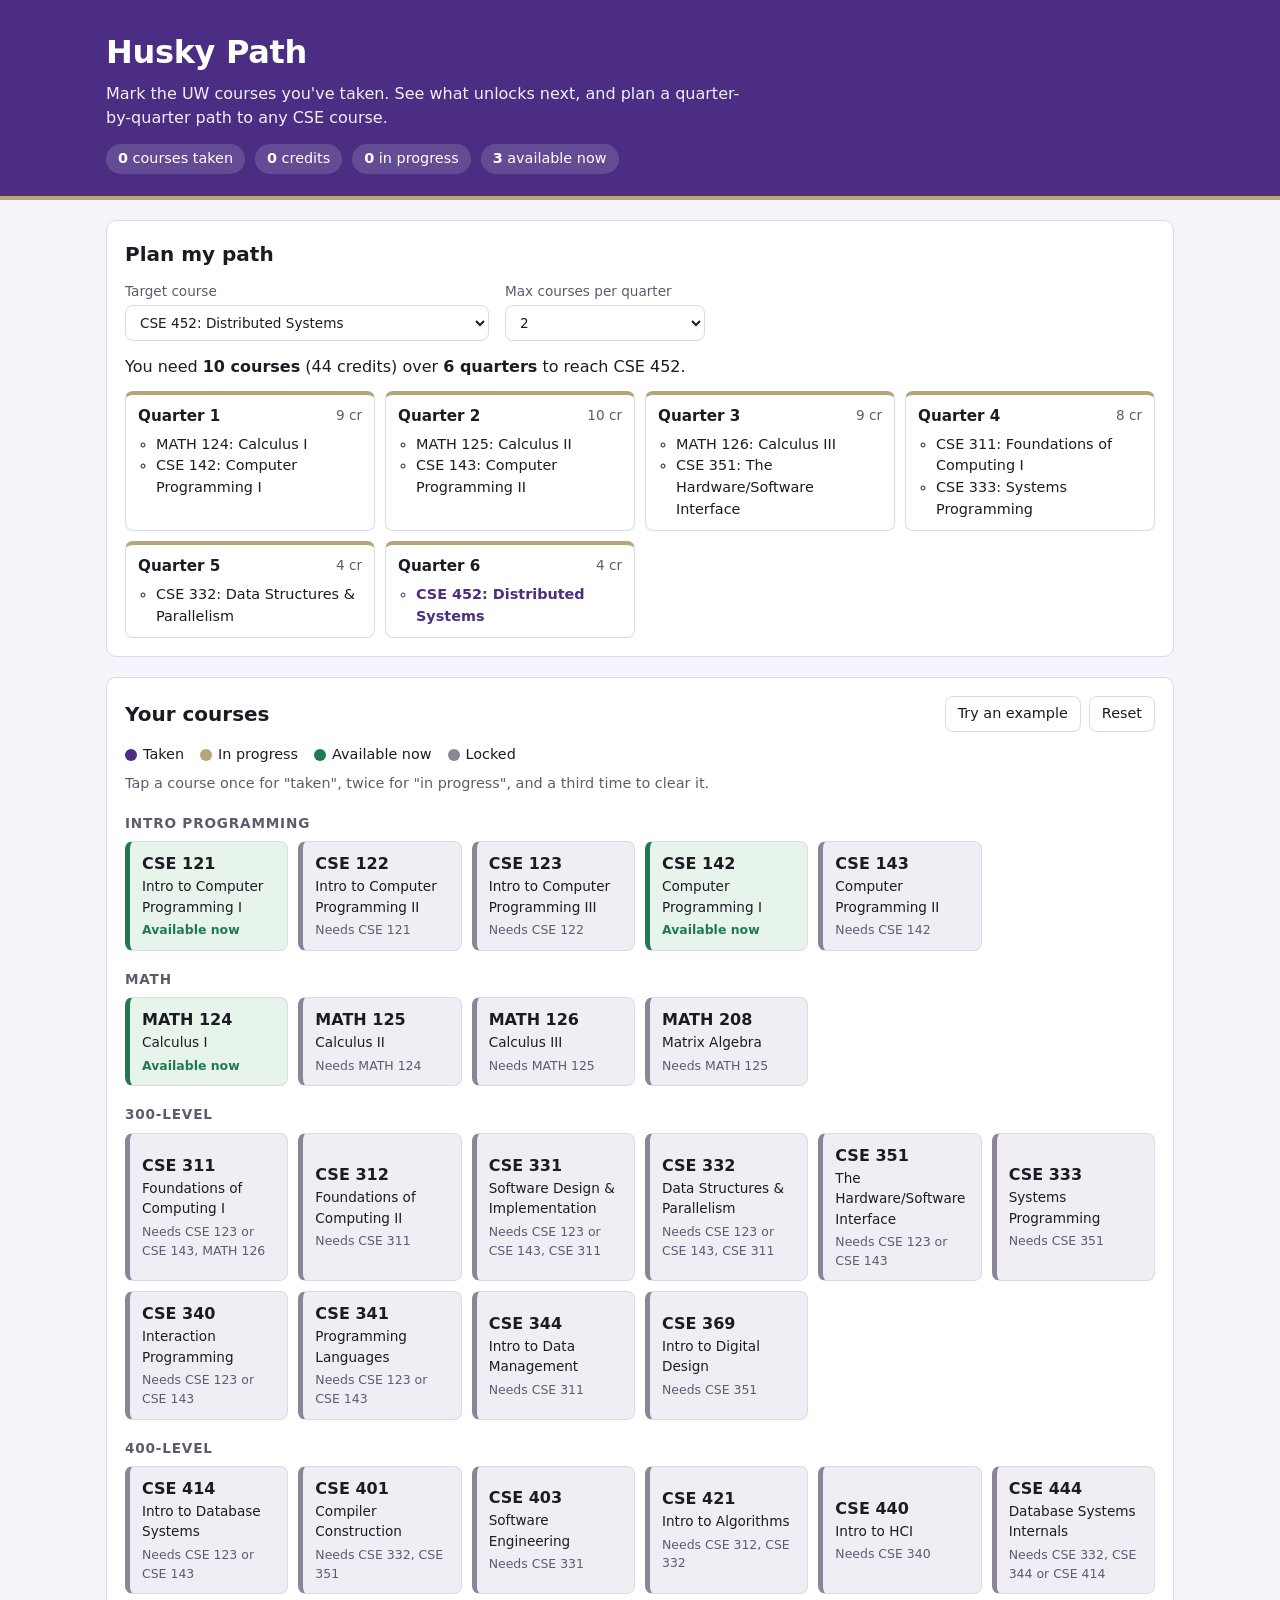
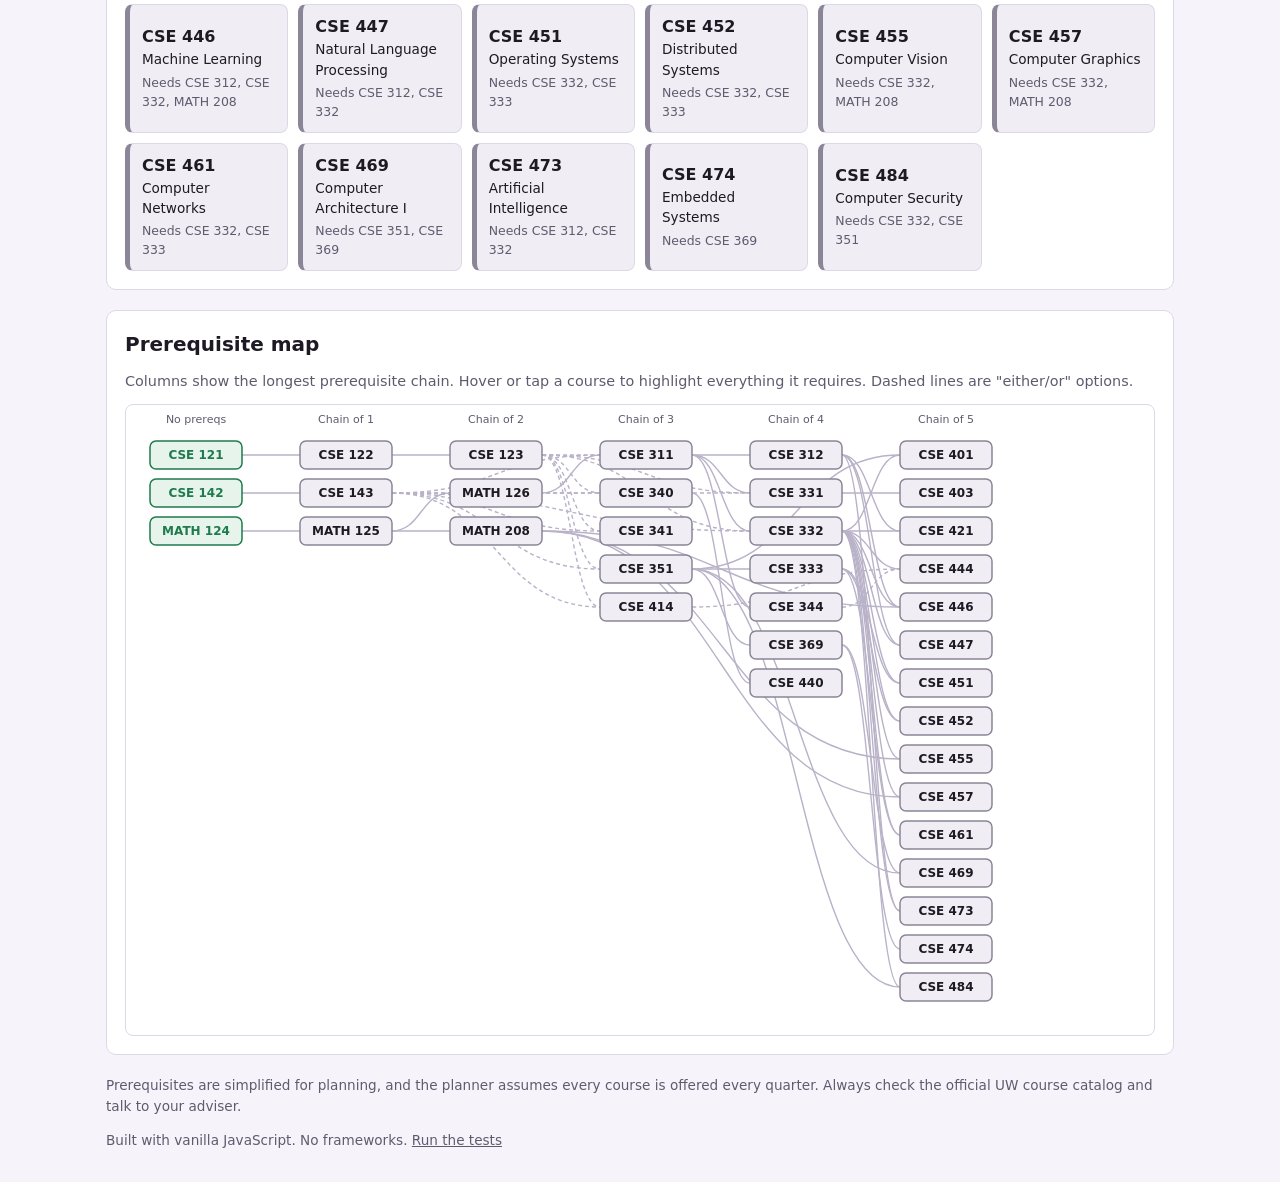
<file: index.html>
<!doctype html>
<html lang="en">
<head>
  <meta charset="utf-8">
  <meta name="viewport" content="width=device-width, initial-scale=1">
  <title>Husky Path</title>
  <meta name="description" content="Plan your UW CSE courses: see what you can take next and a quarter-by-quarter path to any course.">
  <link rel="stylesheet" href="style.css">
</head>
<body>
  <header class="site-header">
    <div class="wrap">
      <h1>Husky Path</h1>
      <p class="tagline">Mark the UW courses you've taken. See what unlocks next, and plan a quarter-by-quarter path to any CSE course.</p>
      <div class="stats" id="stats" aria-live="polite"></div>
    </div>
  </header>

  <main class="wrap">
    <section class="panel" aria-labelledby="plan-heading">
      <h2 id="plan-heading">Plan my path</h2>
      <div class="plan-controls">
        <label>
          Target course
          <select id="target"></select>
        </label>
        <label>
          Max courses per quarter
          <select id="max-per-quarter">
            <option>1</option>
            <option selected>2</option>
            <option>3</option>
            <option>4</option>
          </select>
        </label>
      </div>
      <div id="plan" aria-live="polite"></div>
    </section>

    <section class="panel" aria-labelledby="courses-heading">
      <div class="panel-head">
        <h2 id="courses-heading">Your courses</h2>
        <div class="actions">
          <button type="button" class="btn-secondary" id="example">Try an example</button>
          <button type="button" class="btn-secondary" id="reset">Reset</button>
        </div>
      </div>
      <ul class="legend">
        <li><span class="dot taken"></span>Taken</li>
        <li><span class="dot in-progress"></span>In progress</li>
        <li><span class="dot available"></span>Available now</li>
        <li><span class="dot locked"></span>Locked</li>
      </ul>
      <p class="hint">Tap a course once for "taken", twice for "in progress", and a third time to clear it.</p>
      <div id="course-groups"></div>
    </section>

    <section class="panel" aria-labelledby="map-heading">
      <h2 id="map-heading">Prerequisite map</h2>
      <p class="hint">Columns show the longest prerequisite chain. Hover or tap a course to highlight everything it requires. Dashed lines are "either/or" options.</p>
      <div class="graph-scroll">
        <svg id="graph" role="img" aria-label="Prerequisite graph of UW CSE courses"></svg>
      </div>
    </section>

    <p class="disclaimer">
      Prerequisites are simplified for planning, and the planner assumes every course is offered every quarter.
      Always check the official UW course catalog and talk to your adviser.
    </p>
  </main>

  <footer class="wrap footer">
    Built with vanilla JavaScript. No frameworks. <a href="tests.html">Run the tests</a>
  </footer>

  <script src="courses.js"></script>
  <script src="graph.js"></script>
  <script src="app.js"></script>
</body>
</html>
</file>
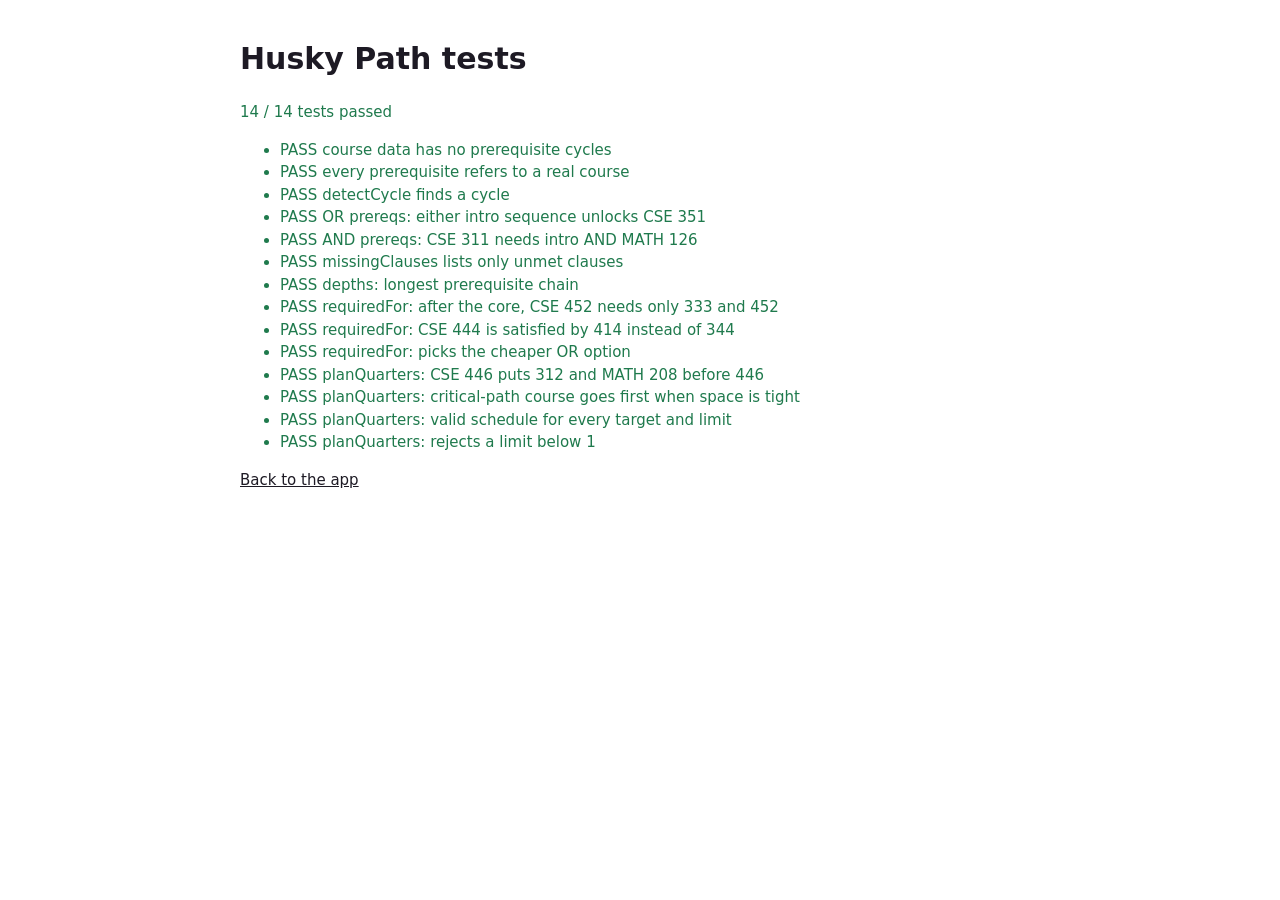
<file: tests.html>
<!doctype html>
<html lang="en">
<head>
  <meta charset="utf-8">
  <meta name="viewport" content="width=device-width, initial-scale=1">
  <title>Husky Path Tests</title>
  <style>
    :root { --bg: #ffffff; --text: #1d1a24; --pass: #1f7a4d; --fail: #b3261e; }
    @media (prefers-color-scheme: dark) {
      :root { --bg: #15121c; --text: #ece8f4; --pass: #5fd39a; --fail: #ff8a80; }
    }
    body { background: var(--bg); color: var(--text); font: 15px/1.5 system-ui, sans-serif; max-width: 800px; margin: 0 auto; padding: 16px; }
    .pass { color: var(--pass); }
    .fail { color: var(--fail); font-weight: 600; }
    a { color: inherit; }
  </style>
</head>
<body>
  <h1>Husky Path tests</h1>
  <p id="summary"></p>
  <ul id="results"></ul>
  <p><a href="index.html">Back to the app</a></p>

  <script src="courses.js"></script>
  <script src="graph.js"></script>
  <script>
    const results = [];
    function test(name, fn) {
      try {
        fn();
        results.push({ name, ok: true });
      } catch (err) {
        results.push({ name, ok: false, message: err.message });
      }
    }
    function assert(condition, message) {
      if (!condition) throw new Error(message || "assertion failed");
    }
    function sameSet(a, b) {
      return a.size === b.size && [...a].every(x => b.has(x));
    }

    const byId = indexCourses(COURSES);
    // A student who finished the intro + core courses.
    const CORE = new Set(["CSE 121", "CSE 122", "CSE 123", "MATH 124", "MATH 125", "MATH 126",
                          "CSE 311", "CSE 331", "CSE 332", "CSE 351"]);

    // Checks that a plan is a valid schedule.
    function assertValidPlan(plan, taken, max) {
      const done = new Set(taken);
      for (const quarter of plan.quarters) {
        assert(quarter.length >= 1 && quarter.length <= max, `quarter size ${quarter.length} breaks limit ${max}`);
        for (const id of quarter) {
          assert(isAvailable(byId.get(id), done), `${id} scheduled before its prereqs`);
        }
        for (const id of quarter) done.add(id); // same-quarter courses can't depend on each other
      }
      const scheduled = plan.quarters.flat();
      assert(scheduled.length === plan.needed.size, "every needed course is scheduled exactly once");
    }

    test("course data has no prerequisite cycles", () => {
      assert(detectCycle(COURSES) === null);
    });

    test("every prerequisite refers to a real course", () => {
      for (const c of COURSES) for (const p of prereqIds(c)) assert(byId.has(p), `${c.id} -> unknown ${p}`);
    });

    test("detectCycle finds a cycle", () => {
      const bad = [
        { id: "A", prereqs: [["C"]] },
        { id: "B", prereqs: [["A"]] },
        { id: "C", prereqs: [["B"]] },
      ];
      const cycle = detectCycle(bad);
      assert(cycle !== null, "expected a cycle");
      assert(cycle[0] === cycle[cycle.length - 1], "cycle starts and ends at the same course");
    });

    test("OR prereqs: either intro sequence unlocks CSE 351", () => {
      assert(isAvailable(byId.get("CSE 351"), new Set(["CSE 123"])));
      assert(isAvailable(byId.get("CSE 351"), new Set(["CSE 143"])));
      assert(!isAvailable(byId.get("CSE 351"), new Set(["CSE 122"])));
    });

    test("AND prereqs: CSE 311 needs intro AND MATH 126", () => {
      assert(!isAvailable(byId.get("CSE 311"), new Set(["CSE 123"])));
      assert(isAvailable(byId.get("CSE 311"), new Set(["CSE 123", "MATH 126"])));
    });

    test("missingClauses lists only unmet clauses", () => {
      const missing = missingClauses(byId.get("CSE 311"), new Set(["MATH 126"]));
      assert(missing.length === 1 && missing[0].includes("CSE 123") && missing[0].includes("CSE 143"));
    });

    test("depths: longest prerequisite chain", () => {
      const d = depths(COURSES);
      assert(d.get("CSE 121") === 0);
      assert(d.get("CSE 123") === 2);
      assert(d.get("CSE 311") === 3);
      assert(d.get("CSE 333") === 4);
    });

    test("requiredFor: after the core, CSE 452 needs only 333 and 452", () => {
      assert(sameSet(requiredFor("CSE 452", byId, CORE), new Set(["CSE 333", "CSE 452"])));
    });

    test("requiredFor: CSE 444 is satisfied by 414 instead of 344", () => {
      const withDb = new Set([...CORE, "CSE 414"]);
      assert(sameSet(requiredFor("CSE 444", byId, withDb), new Set(["CSE 444"])));
    });

    test("requiredFor: picks the cheaper OR option", () => {
      // Having taken CSE 142, finishing via 143 (1 course) beats 121-123 (3 courses).
      const need = requiredFor("CSE 351", byId, new Set(["CSE 142"]));
      assert(sameSet(need, new Set(["CSE 143", "CSE 351"])));
    });

    test("planQuarters: CSE 446 puts 312 and MATH 208 before 446", () => {
      const plan = planQuarters(["CSE 446"], byId, CORE, 2);
      assert(plan.quarters.length === 2);
      assert(sameSet(new Set(plan.quarters[0]), new Set(["CSE 312", "MATH 208"])));
      assert(plan.quarters[1][0] === "CSE 446");
    });

    test("planQuarters: critical-path course goes first when space is tight", () => {
      // From scratch with 1 course/quarter, the first course must start the longest chain.
      const plan = planQuarters(["CSE 451"], byId, new Set(), 1);
      assertValidPlan(plan, new Set(), 1);
      assert(["CSE 142", "CSE 121", "MATH 124"].includes(plan.quarters[0][0]));
    });

    test("planQuarters: valid schedule for every target and limit", () => {
      for (const taken of [new Set(), CORE]) {
        for (const c of COURSES) {
          if (taken.has(c.id)) continue;
          for (let max = 1; max <= 4; max++) {
            assertValidPlan(planQuarters([c.id], byId, taken, max), taken, max);
          }
        }
      }
    });

    test("planQuarters: rejects a limit below 1", () => {
      let threw = false;
      try { planQuarters(["CSE 452"], byId, CORE, 0); } catch { threw = true; }
      assert(threw);
    });

    // Render results
    const list = document.getElementById("results");
    for (const r of results) {
      const li = document.createElement("li");
      li.className = r.ok ? "pass" : "fail";
      li.textContent = (r.ok ? "PASS " : "FAIL ") + r.name + (r.ok ? "" : ` (${r.message})`);
      list.append(li);
    }
    const passed = results.filter(r => r.ok).length;
    const summary = document.getElementById("summary");
    summary.textContent = `${passed} / ${results.length} tests passed`;
    summary.className = passed === results.length ? "pass" : "fail";
  </script>
</body>
</html>
</file>
<file: style.css>
:root {
  --purple: #4b2e83;
  --gold: #b7a57a;
  --bg: #f6f4fa;
  --surface: #ffffff;
  --text: #1d1a24;
  --muted: #605a6e;
  --border: #ddd8e8;
  --taken: #4b2e83;
  --taken-text: #ffffff;
  --available: #1f7a4d;
  --available-bg: #e6f4ec;
  --locked: #8b8597;
  --locked-bg: #f0eef4;
  --progress-bg: #f7f1e1;
  --progress-text: #7a6420;
  --edge: #b9b2c8;
  --radius: 10px;
}

@media (prefers-color-scheme: dark) {
  :root {
    --bg: #15121c;
    --surface: #1f1b29;
    --text: #ece8f4;
    --muted: #a9a2b8;
    --border: #353046;
    --taken: #8c6fd1;
    --taken-text: #ffffff;
    --available: #5fd39a;
    --available-bg: #183427;
    --locked: #8b8597;
    --locked-bg: #262233;
    --progress-bg: #332c1a;
    --progress-text: #e0cd94;
    --edge: #4c4660;
  }
}

* { box-sizing: border-box; }

body {
  margin: 0;
  background: var(--bg);
  color: var(--text);
  font: 16px/1.5 system-ui, -apple-system, "Segoe UI", Roboto, sans-serif;
}

.wrap {
  max-width: 1100px;
  margin: 0 auto;
  padding: 0 16px;
}

/* Header */
.site-header {
  background: var(--purple);
  color: #fff;
  padding: 28px 0 22px;
  margin-bottom: 20px;
  border-bottom: 4px solid var(--gold);
}
.site-header h1 { margin: 0; font-size: 2rem; letter-spacing: -0.01em; }
.tagline { margin: 6px 0 14px; max-width: 640px; opacity: 0.92; }
.stats { display: flex; gap: 10px; flex-wrap: wrap; }
.stat {
  background: rgba(255, 255, 255, 0.14);
  border-radius: 999px;
  padding: 4px 12px;
  font-size: 0.9rem;
}
.stat strong { font-variant-numeric: tabular-nums; }

/* Panels */
.panel {
  background: var(--surface);
  border: 1px solid var(--border);
  border-radius: var(--radius);
  padding: 18px;
  margin-bottom: 20px;
}
.panel h2 { margin: 0 0 12px; font-size: 1.25rem; }
.panel-head { display: flex; justify-content: space-between; align-items: center; gap: 12px; }
.panel-head h2 { margin: 0; }
.actions { display: flex; gap: 8px; }
.hint { color: var(--muted); font-size: 0.9rem; margin: 8px 0 12px; }

.btn-secondary {
  font: inherit;
  font-size: 0.9rem;
  background: transparent;
  color: var(--text);
  border: 1px solid var(--border);
  border-radius: 8px;
  padding: 6px 12px;
  cursor: pointer;
}
.btn-secondary:hover { border-color: var(--purple); }

/* Legend */
.legend { list-style: none; display: flex; gap: 16px; flex-wrap: wrap; padding: 0; margin: 12px 0 0; font-size: 0.9rem; }
.legend li { display: flex; align-items: center; gap: 6px; }
.dot { width: 12px; height: 12px; border-radius: 50%; display: inline-block; }
.dot.taken { background: var(--taken); }
.dot.in-progress { background: var(--gold); }
.dot.available { background: var(--available); }
.dot.locked { background: var(--locked); }

/* Course grid */
.group-title { font-size: 0.85rem; text-transform: uppercase; letter-spacing: 0.06em; color: var(--muted); margin: 18px 0 8px; }
.grid {
  display: grid;
  grid-template-columns: repeat(auto-fill, minmax(150px, 1fr));
  gap: 10px;
}
.course {
  font: inherit;
  text-align: left;
  border-radius: 8px;
  padding: 10px 12px;
  cursor: pointer;
  border: 1px solid var(--border);
  border-left-width: 5px;
  background: var(--surface);
  color: var(--text);
  transition: transform 0.08s ease, box-shadow 0.15s ease;
}
.course:hover { transform: translateY(-1px); box-shadow: 0 2px 8px rgba(0, 0, 0, 0.08); }
.course:focus-visible { outline: 3px solid var(--gold); outline-offset: 2px; }
.course .id { font-weight: 700; display: block; }
.course .title { font-size: 0.85rem; display: block; }
.course .note { font-size: 0.78rem; display: block; margin-top: 4px; color: var(--muted); }

.course.taken { background: var(--taken); border-color: var(--taken); color: var(--taken-text); }
.course.taken .note { color: rgba(255, 255, 255, 0.85); }
.course.in-progress { background: var(--progress-bg); border-left-color: var(--gold); }
.course.in-progress .note { color: var(--progress-text); font-weight: 600; }
.course.available { background: var(--available-bg); border-left-color: var(--available); }
.course.available .note { color: var(--available); font-weight: 600; }
.course.locked { background: var(--locked-bg); border-left-color: var(--locked); }

/* Planner */
.plan-controls { display: flex; gap: 16px; flex-wrap: wrap; margin-bottom: 14px; }
.plan-controls label { display: flex; flex-direction: column; gap: 4px; font-size: 0.85rem; color: var(--muted); }
.plan-controls select {
  font: inherit;
  color: var(--text);
  background: var(--surface);
  border: 1px solid var(--border);
  border-radius: 8px;
  padding: 8px 10px;
  min-width: 200px;
}
.plan-summary { margin: 0 0 12px; }
.quarters {
  list-style: none;
  padding: 0;
  margin: 0;
  display: grid;
  grid-template-columns: repeat(auto-fill, minmax(220px, 1fr));
  gap: 10px;
}
.quarter {
  border: 1px solid var(--border);
  border-top: 4px solid var(--gold);
  border-radius: 8px;
  padding: 10px 12px;
}
.quarter h3 { margin: 0 0 6px; font-size: 0.95rem; display: flex; justify-content: space-between; }
.quarter h3 span { color: var(--muted); font-weight: 400; font-size: 0.85rem; }
.quarter ul { margin: 0; padding-left: 18px; font-size: 0.9rem; }
.quarter li.target { font-weight: 700; color: var(--taken); }
.empty { color: var(--muted); margin: 0; }
.error { color: #b3261e; margin: 0; }

/* Graph */
.graph-scroll { overflow-x: auto; border: 1px solid var(--border); border-radius: 8px; }
#graph { display: block; }
#graph .edge { fill: none; stroke: var(--edge); stroke-width: 1.4; transition: opacity 0.15s; }
#graph .edge.or { stroke-dasharray: 4 3; }
#graph .node { cursor: pointer; transition: opacity 0.15s; }
#graph .node rect { stroke-width: 1.5; rx: 6; }
#graph .node text { font-size: 12px; font-weight: 600; text-anchor: middle; dominant-baseline: central; pointer-events: none; }
#graph .node.taken rect { fill: var(--taken); stroke: var(--taken); }
#graph .node.taken text { fill: var(--taken-text); }
#graph .node.in-progress rect { fill: var(--progress-bg); stroke: var(--gold); }
#graph .node.in-progress text { fill: var(--progress-text); }
#graph .node.available rect { fill: var(--available-bg); stroke: var(--available); }
#graph .node.available text { fill: var(--available); }
#graph .node.locked rect { fill: var(--locked-bg); stroke: var(--locked); }
#graph .node.locked text { fill: var(--text); }
#graph .col-label { font-size: 11px; fill: var(--muted); text-anchor: middle; }

#graph.focusing .node:not(.hl),
#graph.focusing .edge:not(.hl) { opacity: 0.15; }
#graph .edge.hl { stroke: var(--purple); stroke-width: 2; }
#graph .node.focus rect { stroke: var(--gold); stroke-width: 3; }

.disclaimer { color: var(--muted); font-size: 0.85rem; }
.footer { color: var(--muted); font-size: 0.85rem; padding-bottom: 32px; }
.footer a { color: inherit; }

@media (max-width: 520px) {
  .site-header h1 { font-size: 1.6rem; }
  .plan-controls select { min-width: 0; width: 100%; }
  .plan-controls label { flex: 1 1 140px; }
}
</file>
